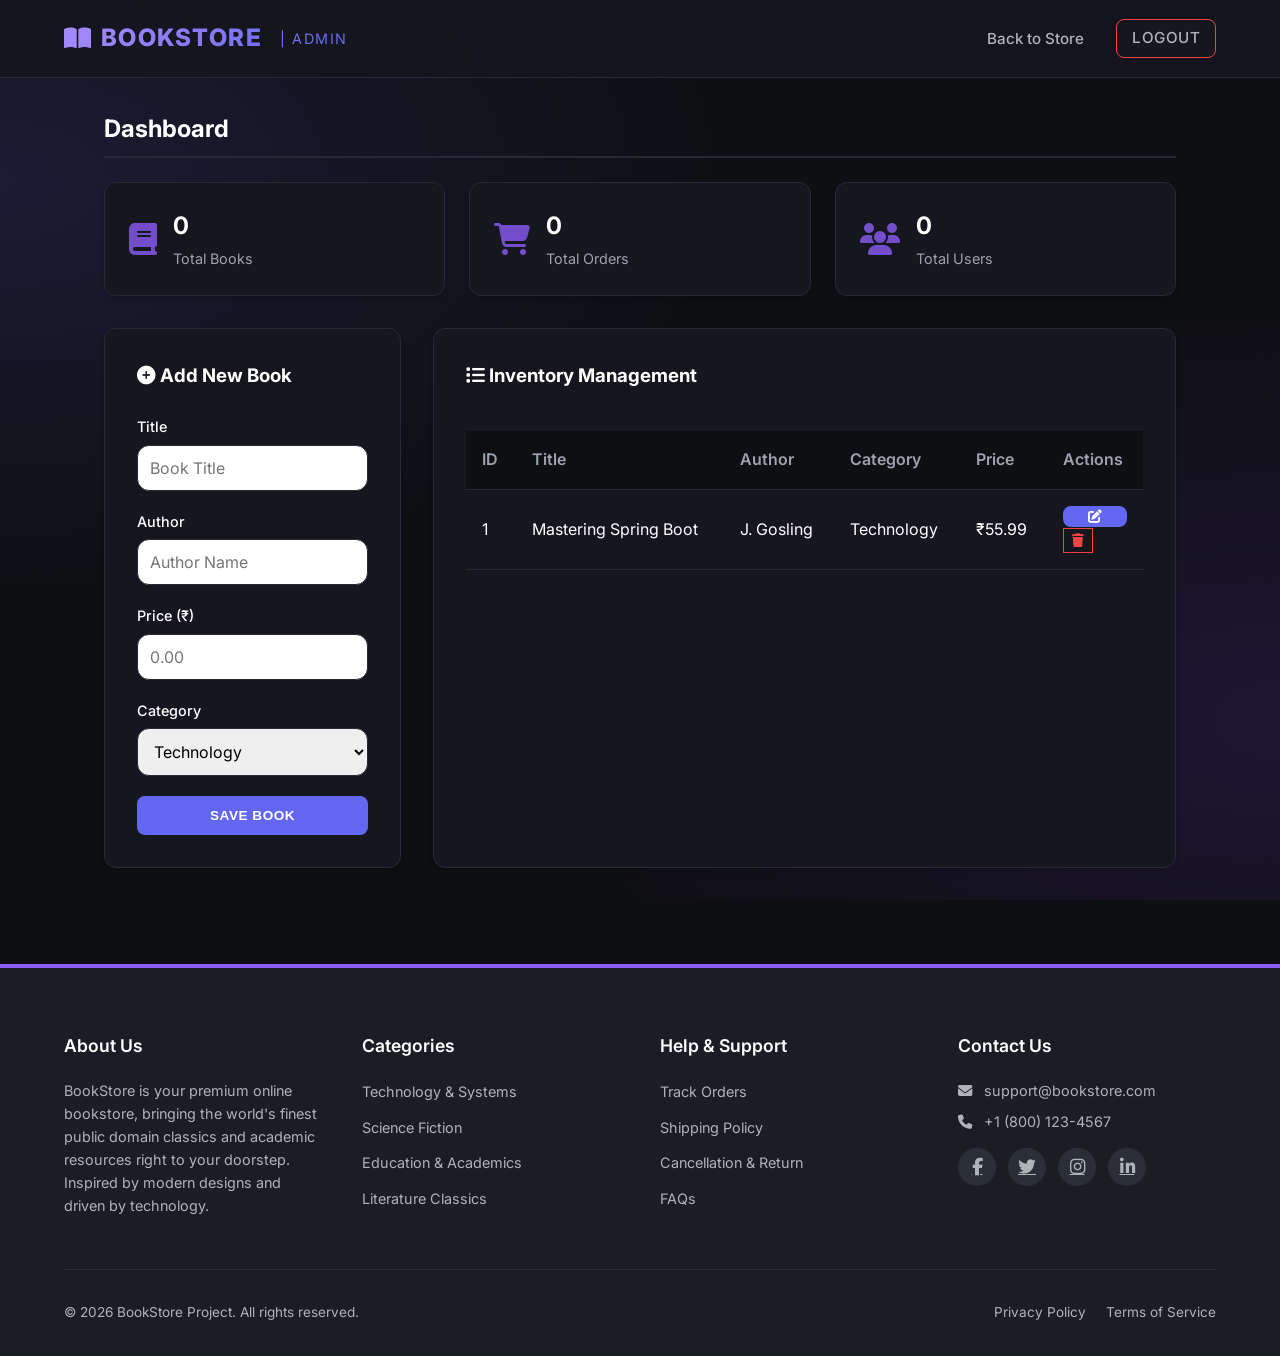
<file: src/main/resources/templates/admin.html>
<!DOCTYPE html>
<html lang="en" xmlns:th="http://www.thymeleaf.org" xmlns:sec="http://www.thymeleaf.org/extras/spring-security">
<head>
    <meta charset="UTF-8">
    <meta name="viewport" content="width=device-width, initial-scale=1.0">
    <title>Admin Dashboard | Book Store</title>
    <link rel="stylesheet" th:href="@{/css/styles.css}" href="../static/css/styles.css">
    <link rel="stylesheet" href="https://cdnjs.cloudflare.com/ajax/libs/font-awesome/6.4.0/css/all.min.css">
    <style>
        .admin-layout {
            display: grid;
            grid-template-columns: 1fr 2.5fr;
            gap: 2rem;
            margin-top: 2rem;
        }

        .stats-grid {
            display: grid;
            grid-template-columns: repeat(auto-fit, minmax(200px, 1fr));
            gap: 1.5rem;
            margin-bottom: 2rem;
        }

        .stat-card {
            background: var(--surface-color);
            padding: 1.5rem;
            border-radius: var(--border-radius);
            border: 1px solid var(--border-color);
            display: flex;
            align-items: center;
            gap: 1rem;
            box-shadow: var(--shadow-sm);
        }

        .stat-card i {
            font-size: 2rem;
            color: var(--primary-color);
            opacity: 0.8;
        }

        .stat-value {
            display: block;
            font-size: 1.5rem;
            font-weight: 700;
        }

        .stat-label {
            color: var(--text-muted);
            font-size: 0.9rem;
        }

        @media (max-width: 768px) {
            .admin-layout {
                grid-template-columns: 1fr;
            }
        }
    </style>
</head>
<body>
    <nav class="navbar">
        <a th:href="@{/}" href="/" class="logo">
            <i class="fa-solid fa-book-open"></i> BookStore <span style="font-size: 0.9rem; color: var(--text-muted); font-weight: normal; margin-left: 10px;">| Admin</span>
        </a>
        <ul class="nav-links">
            <li><a th:href="@{/}" href="/">Back to Store</a></li>
            <li class="user-greeting">
                <a href="javascript:void(0)" onclick="logout()" class="btn btn-danger" style="padding: 6px 15px;">Logout</a>
            </li>
        </ul>
    </nav>

    <main>
        <h2 class="section-title">Dashboard</h2>
        
        <div class="stats-grid">
            <div class="stat-card">
                <i class="fa-solid fa-book"></i>
                <div class="stat-info">
                    <span class="stat-value" th:text="${bookCount}">0</span>
                    <span class="stat-label">Total Books</span>
                </div>
            </div>
            <div class="stat-card">
                <i class="fa-solid fa-cart-shopping"></i>
                <div class="stat-info">
                    <span class="stat-value" th:text="${orderCount}">0</span>
                    <span class="stat-label">Total Orders</span>
                </div>
            </div>
            <div class="stat-card">
                <i class="fa-solid fa-users"></i>
                <div class="stat-info">
                    <span class="stat-value" th:text="${userCount}">0</span>
                    <span class="stat-label">Total Users</span>
                </div>
            </div>
        </div>

        <div class="admin-layout">
            <!-- Add Book Pane -->
            <div class="card-container" style="align-self: start;">
                <h3 style="margin-bottom: 1.5rem;"><i class="fa-solid fa-plus-circle"></i> Add New Book</h3>
                <form th:action="@{/api/admin/books/add}" action="#" method="POST">
                    <div class="form-group">
                        <label>Title</label>
                        <input type="text" class="form-control" placeholder="Book Title" required>
                    </div>
                    <div class="form-group">
                        <label>Author</label>
                        <input type="text" class="form-control" placeholder="Author Name" required>
                    </div>
                    <div class="form-group">
                        <label>Price (₹)</label>
                        <input type="number" step="0.01" class="form-control" placeholder="0.00" required>
                    </div>
                    <div class="form-group">
                        <label>Category</label>
                        <select class="form-control">
                            <option>Technology</option>
                            <option>Fiction</option>
                            <option>Education</option>
                        </select>
                    </div>
                    <button type="submit" class="btn" style="width: 100%; margin-top: 0.5rem;">Save Book</button>
                </form>
            </div>

            <!-- Inventory List Pane -->
            <div class="card-container">
                <h3 style="margin-bottom: 1.5rem;"><i class="fa-solid fa-list"></i> Inventory Management</h3>
                <div style="overflow-x: auto;">
                    <table class="admin-table">
                        <thead>
                            <tr>
                                <th>ID</th>
                                <th>Title</th>
                                <th>Author</th>
                                <th>Category</th>
                                <th>Price</th>
                                <th>Actions</th>
                            </tr>
                        </thead>
                        <tbody>
                    <tr th:each="book : ${recentBooks}">
                        <td th:text="${book.id}">1</td>
                        <td th:text="${book.title}">Mastering Spring Boot</td>
                        <td th:text="${book.author}">J. Gosling</td>
                        <td th:text="${book.category.name}">Technology</td>
                        <td th:text="'₹' + ${#numbers.formatDecimal(book.price, 1, 2)}">₹55.99</td>
                        <td>
                            <button class="btn" style="padding: 4px 8px;"><i class="fa-solid fa-pen-to-square"></i></button>
                            <button class="btn-danger" style="padding: 4px 8px;"><i class="fa-solid fa-trash"></i></button>
                        </td>
                    </tr>
                        </tbody>
                    </table>
                </div>
            </div>
        </div>
    </main>

    <!-- Premium Footer Section -->
    <footer class="site-footer">
        <div class="footer-grid">
            <div class="footer-col">
                <h4>About Us</h4>
                <p style="font-size: 0.9rem; line-height: 1.6;">BookStore is your premium online bookstore, bringing the world's finest public domain classics and academic resources right to your doorstep. Inspired by modern designs and driven by technology.</p>
            </div>
            <div class="footer-col">
                <h4>Categories</h4>
                <ul>
                    <li><a th:href="@{/#tech-section}" href="/#tech-section">Technology &amp; Systems</a></li>
                    <li><a th:href="@{/#fiction-section}" href="/#fiction-section">Science Fiction</a></li>
                    <li><a th:href="@{/#edu-section}" href="/#edu-section">Education &amp; Academics</a></li>
                    <li><a th:href="@{/#fiction-section}" href="/#fiction-section">Literature Classics</a></li>
                </ul>
            </div>
            <div class="footer-col">
                <h4>Help &amp; Support</h4>
                <ul>
                    <li><a th:href="@{/info/tracker}" href="/info/tracker">Track Orders</a></li>
                    <li><a th:href="@{/info/shipping}" href="/info/shipping">Shipping Policy</a></li>
                    <li><a th:href="@{/info/returns}" href="/info/returns">Cancellation &amp; Return</a></li>
                    <li><a th:href="@{/info/faq}" href="/info/faq">FAQs</a></li>
                </ul>
            </div>
            <div class="footer-col">
                <h4>Contact Us</h4>
                <p style="font-size: 0.9rem; margin-bottom: 8px;">
                    <a href="mailto:support@bookstore.com" style="color: inherit; text-decoration: none; transition: color 0.2s ease;" onmouseover="this.style.color='var(--primary-color)'" onmouseout="this.style.color='inherit'">
                        <i class="fa-solid fa-envelope" style="margin-right: 8px;"></i> support@bookstore.com
                    </a>
                </p>
                <p style="font-size: 0.9rem; margin-bottom: 12px;">
                    <a href="tel:+18001234567" style="color: inherit; text-decoration: none; transition: color 0.2s ease;" onmouseover="this.style.color='var(--primary-color)'" onmouseout="this.style.color='inherit'">
                        <i class="fa-solid fa-phone" style="margin-right: 8px;"></i> +1 (800) 123-4567
                    </a>
                </p>
                <div class="footer-social-links">
                    <a href="https://facebook.com" target="_blank"><i class="fa-brands fa-facebook-f"></i></a>
                    <a href="https://twitter.com" target="_blank"><i class="fa-brands fa-twitter"></i></a>
                    <a href="https://instagram.com" target="_blank"><i class="fa-brands fa-instagram"></i></a>
                    <a href="https://linkedin.com" target="_blank"><i class="fa-brands fa-linkedin-in"></i></a>
                </div>
            </div>
        </div>
        <div class="footer-bottom">
            <span>&copy; 2026 BookStore Project. All rights reserved.</span>
            <div class="footer-bottom-links">
                <a th:href="@{/info/privacy}" href="/info/privacy">Privacy Policy</a>
                <a th:href="@{/info/terms}" href="/info/terms">Terms of Service</a>
            </div>
        </div>
    </footer>

    <script>
        async function logout() {
            document.cookie = "token=; expires=Thu, 01 Jan 1970 00:00:00 UTC; path=/;";
            localStorage.removeItem('token');
            localStorage.removeItem('username');
            window.location.href = '/';
        }
    </script>
</body>
</html>
</file>
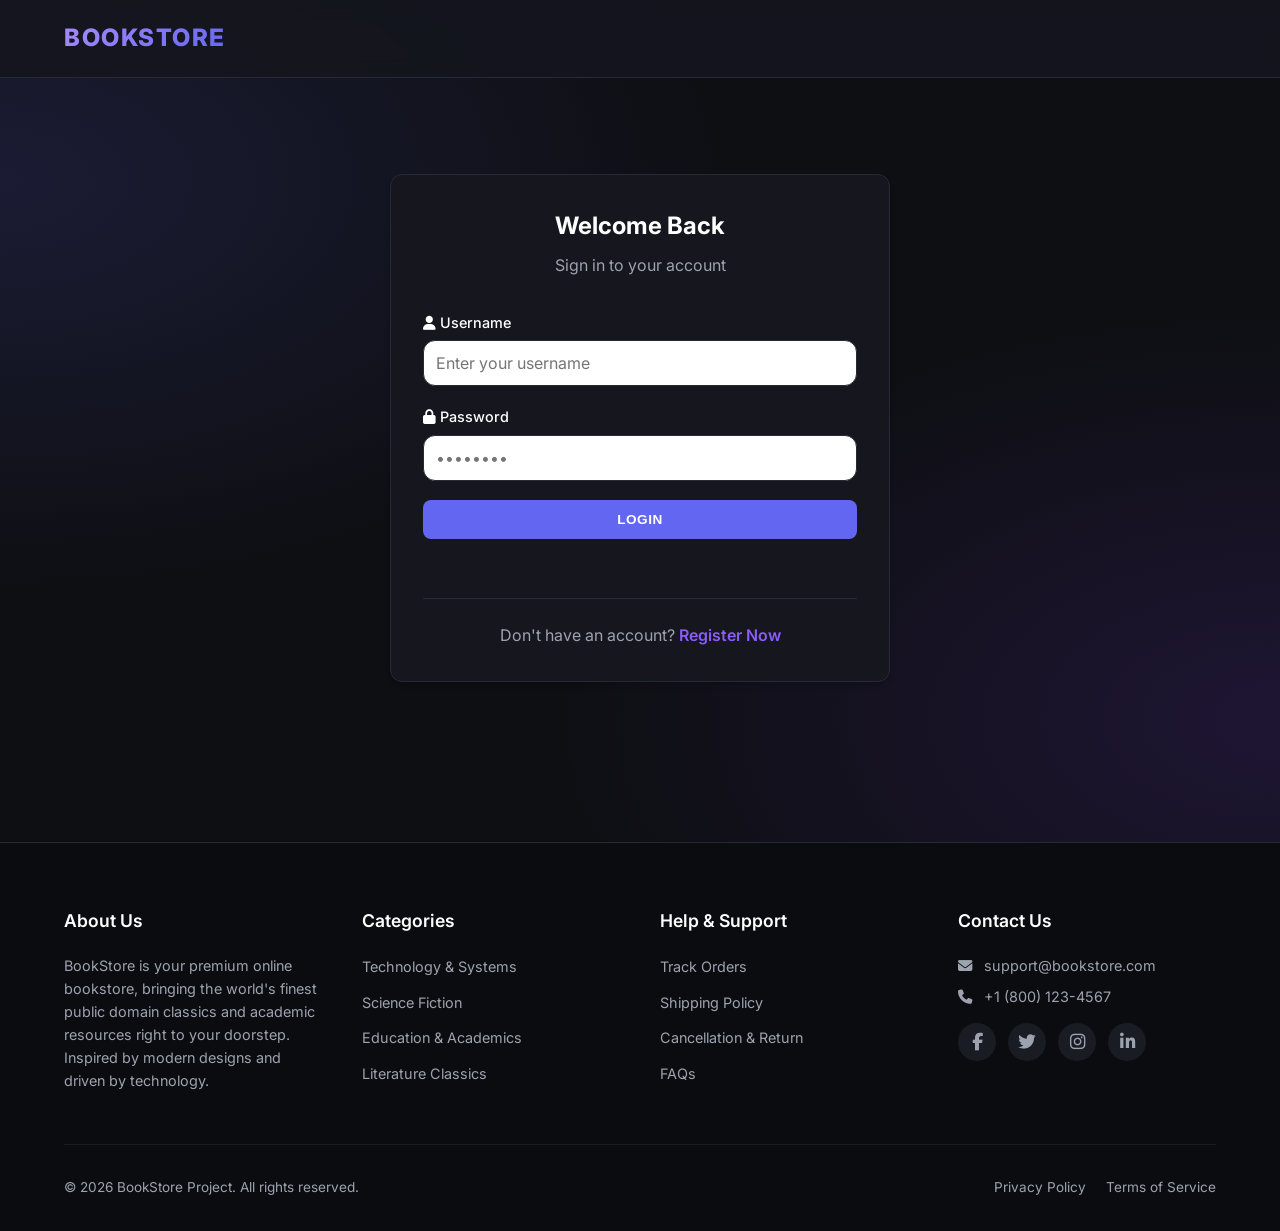
<file: src/main/resources/templates/login.html>
<!DOCTYPE html>
<html lang="en" xmlns:th="http://www.thymeleaf.org">
<head>
    <meta charset="UTF-8">
    <meta name="viewport" content="width=device-width, initial-scale=1.0">
    <title>Login | Book Store</title>
    <link rel="stylesheet" th:href="@{/css/styles.css}" href="../static/css/styles.css">
    <link rel="stylesheet" href="https://cdnjs.cloudflare.com/ajax/libs/font-awesome/6.4.0/css/all.min.css">
</head>
<body>
    <nav class="navbar">
        <a th:href="@{/}" href="/" class="logo">
            BOOKSTORE
        </a>
    </nav>

    <main>
        <div class="card-container centered-container">
            <h2 style="text-align: center; margin-bottom: 0.5rem; color: #ffffff;">Welcome Back</h2>
            <p style="text-align: center; color: var(--text-muted); margin-bottom: 2rem;">Sign in to your account</p>
            
            <form id="loginForm">
                <div class="form-group">
                    <label><i class="fa-solid fa-user"></i> Username</label>
                    <input type="text" id="username" class="form-control" placeholder="Enter your username" required>
                </div>
                <div class="form-group">
                    <label><i class="fa-solid fa-lock"></i> Password</label>
                    <input type="password" id="password" class="form-control" placeholder="••••••••" required>
                </div>
                <button type="submit" class="btn" style="width: 100%; margin-top: 1rem; padding: 12px;">Login</button>
                
                <div id="errorMsg" style="color: var(--danger-color); margin-top: 1rem; text-align: center; min-height: 1.2rem;"></div>
                
                <div style="text-align: center; margin-top: 1.5rem; border-top: 1px solid var(--border-color); padding-top: 1.5rem;">
                    <span style="color: var(--text-muted);">Don't have an account?</span>
                    <a th:href="@{/register}" href="/register" style="color: var(--primary-color); font-weight: 600; text-decoration: none;">Register Now</a>
                </div>
            </form>
        </div>
    </main>

    <script>
        document.getElementById('loginForm').addEventListener('submit', async (e) => {
            e.preventDefault();
            const username = document.getElementById('username').value;
            const password = document.getElementById('password').value;
            const errorMsg = document.getElementById('errorMsg');
            errorMsg.innerText = "";

            try {
                const response = await fetch('/api/auth/login', {
                    method: 'POST',
                    headers: { 'Content-Type': 'application/json' },
                    body: JSON.stringify({ username, password })
                });

                if (response.ok) {
                    const data = await response.json();
                    
                    // Set cookie for server-side auth (expires in 24h)
                    const date = new Date();
                    date.setTime(date.getTime() + (24 * 60 * 60 * 1000));
                    document.cookie = `token=${data.accessToken}; expires=${date.toUTCString()}; path=/`;
                    
                    // Also store in localStorage for client-side use
                    localStorage.setItem('token', data.accessToken);
                    localStorage.setItem('username', data.username);
                    
                    window.location.href = '/';
                } else {
                    try {
                        const errData = await response.json();
                        errorMsg.innerText = errData.message || "Invalid username or password.";
                    } catch (parseErr) {
                        errorMsg.innerText = "Invalid username or password.";
                    }
                }
            } catch (err) {
                console.error(err);
                errorMsg.innerText = "Network error. Please try again.";
            }
        });
    </script>
    <!-- Premium Footer Section -->
    <footer class="site-footer" style="padding: 4rem 5% 2rem; background: #0b0c10; border-top: 1px solid var(--border-color); margin-top: 4rem;">
        <div class="footer-grid" style="display: grid; grid-template-columns: repeat(auto-fit, minmax(200px, 1fr)); gap: 2.5rem; max-width: 1200px; margin: 0 auto 3rem;">
            <div class="footer-col">
                <h4 style="color: #fff; font-size: 1.1rem; margin-bottom: 1.2rem; font-weight: 600;">About Us</h4>
                <p style="font-size: 0.9rem; line-height: 1.6; color: #9ca3af;">BookStore is your premium online bookstore, bringing the world's finest public domain classics and academic resources right to your doorstep. Inspired by modern designs and driven by technology.</p>
            </div>
            <div class="footer-col">
                <h4 style="color: #fff; font-size: 1.1rem; margin-bottom: 1.2rem; font-weight: 600;">Categories</h4>
                <ul style="list-style: none;">
                    <li style="margin-bottom: 10px;"><a th:href="@{/#tech-section}" href="/#tech-section" style="color: #9ca3af; text-decoration: none; font-size: 0.9rem; transition: color 0.2s;" onmouseover="this.style.color='#fff'" onmouseout="this.style.color='#9ca3af'">Technology &amp; Systems</a></li>
                    <li style="margin-bottom: 10px;"><a th:href="@{/#fiction-section}" href="/#fiction-section" style="color: #9ca3af; text-decoration: none; font-size: 0.9rem; transition: color 0.2s;" onmouseover="this.style.color='#fff'" onmouseout="this.style.color='#9ca3af'">Science Fiction</a></li>
                    <li style="margin-bottom: 10px;"><a th:href="@{/#edu-section}" href="/#edu-section" style="color: #9ca3af; text-decoration: none; font-size: 0.9rem; transition: color 0.2s;" onmouseover="this.style.color='#fff'" onmouseout="this.style.color='#9ca3af'">Education &amp; Academics</a></li>
                    <li style="margin-bottom: 10px;"><a th:href="@{/#fiction-section}" href="/#fiction-section" style="color: #9ca3af; text-decoration: none; font-size: 0.9rem; transition: color 0.2s;" onmouseover="this.style.color='#fff'" onmouseout="this.style.color='#9ca3af'">Literature Classics</a></li>
                </ul>
            </div>
            <div class="footer-col">
                <h4 style="color: #fff; font-size: 1.1rem; margin-bottom: 1.2rem; font-weight: 600;">Help &amp; Support</h4>
                <ul style="list-style: none;">
                    <li style="margin-bottom: 10px;"><a th:href="@{/info/tracker}" href="/info/tracker" style="color: #9ca3af; text-decoration: none; font-size: 0.9rem; transition: color 0.2s;" onmouseover="this.style.color='#fff'" onmouseout="this.style.color='#9ca3af'">Track Orders</a></li>
                    <li style="margin-bottom: 10px;"><a th:href="@{/info/shipping}" href="/info/shipping" style="color: #9ca3af; text-decoration: none; font-size: 0.9rem; transition: color 0.2s;" onmouseover="this.style.color='#fff'" onmouseout="this.style.color='#9ca3af'">Shipping Policy</a></li>
                    <li style="margin-bottom: 10px;"><a th:href="@{/info/returns}" href="/info/returns" style="color: #9ca3af; text-decoration: none; font-size: 0.9rem; transition: color 0.2s;" onmouseover="this.style.color='#fff'" onmouseout="this.style.color='#9ca3af'">Cancellation &amp; Return</a></li>
                    <li style="margin-bottom: 10px;"><a th:href="@{/info/faq}" href="/info/faq" style="color: #9ca3af; text-decoration: none; font-size: 0.9rem; transition: color 0.2s;" onmouseover="this.style.color='#fff'" onmouseout="this.style.color='#9ca3af'">FAQs</a></li>
                </ul>
            </div>
            <div class="footer-col">
                <h4 style="color: #fff; font-size: 1.1rem; margin-bottom: 1.2rem; font-weight: 600;">Contact Us</h4>
                <p style="font-size: 0.9rem; margin-bottom: 8px; color: #9ca3af;">
                    <a href="mailto:support@bookstore.com" style="color: inherit; text-decoration: none; transition: color 0.2s ease;" onmouseover="this.style.color='#fff'" onmouseout="this.style.color='inherit'">
                        <i class="fa-solid fa-envelope" style="margin-right: 8px;"></i> support@bookstore.com
                    </a>
                </p>
                <p style="font-size: 0.9rem; margin-bottom: 12px; color: #9ca3af;">
                    <a href="tel:+18001234567" style="color: inherit; text-decoration: none; transition: color 0.2s ease;" onmouseover="this.style.color='#fff'" onmouseout="this.style.color='inherit'">
                        <i class="fa-solid fa-phone" style="margin-right: 8px;"></i> +1 (800) 123-4567
                    </a>
                </p>
                <div class="footer-social-links" style="display: flex; gap: 12px; margin-top: 15px;">
                    <a href="https://facebook.com" target="_blank" style="background: #1a1c23; color: #9ca3af; width: 38px; height: 38px; border-radius: 50%; display: flex; align-items: center; justify-content: center; font-size: 1.1rem; transition: background 0.2s, color 0.2s; text-decoration: none;" onmouseover="this.style.background='var(--primary-color)'; this.style.color='#fff'" onmouseout="this.style.background='#1a1c23'; this.style.color='#9ca3af'"><i class="fa-brands fa-facebook-f"></i></a>
                    <a href="https://twitter.com" target="_blank" style="background: #1a1c23; color: #9ca3af; width: 38px; height: 38px; border-radius: 50%; display: flex; align-items: center; justify-content: center; font-size: 1.1rem; transition: background 0.2s, color 0.2s; text-decoration: none;" onmouseover="this.style.background='var(--primary-color)'; this.style.color='#fff'" onmouseout="this.style.background='#1a1c23'; this.style.color='#9ca3af'"><i class="fa-brands fa-twitter"></i></a>
                    <a href="https://instagram.com" target="_blank" style="background: #1a1c23; color: #9ca3af; width: 38px; height: 38px; border-radius: 50%; display: flex; align-items: center; justify-content: center; font-size: 1.1rem; transition: background 0.2s, color 0.2s; text-decoration: none;" onmouseover="this.style.background='var(--primary-color)'; this.style.color='#fff'" onmouseout="this.style.background='#1a1c23'; this.style.color='#9ca3af'"><i class="fa-brands fa-instagram"></i></a>
                    <a href="https://linkedin.com" target="_blank" style="background: #1a1c23; color: #9ca3af; width: 38px; height: 38px; border-radius: 50%; display: flex; align-items: center; justify-content: center; font-size: 1.1rem; transition: background 0.2s, color 0.2s; text-decoration: none;" onmouseover="this.style.background='var(--primary-color)'; this.style.color='#fff'" onmouseout="this.style.background='#1a1c23'; this.style.color='#9ca3af'"><i class="fa-brands fa-linkedin-in"></i></a>
                </div>
            </div>
        </div>
        <div class="footer-bottom" style="border-top: 1px solid #1a1c23; padding-top: 2rem; display: flex; justify-content: space-between; align-items: center; font-size: 0.85rem; max-width: 1200px; margin: 0 auto; color: #9ca3af;">
            <span>&copy; 2026 BookStore Project. All rights reserved.</span>
            <div class="footer-bottom-links" style="display: flex; gap: 20px;">
                <a th:href="@{/info/privacy}" href="/info/privacy" style="color: #9ca3af; text-decoration: none; transition: color 0.2s;" onmouseover="this.style.color='#fff'" onmouseout="this.style.color='#9ca3af'">Privacy Policy</a>
                <a th:href="@{/info/terms}" href="/info/terms" style="color: #9ca3af; text-decoration: none; transition: color 0.2s;" onmouseover="this.style.color='#fff'" onmouseout="this.style.color='#9ca3af'">Terms of Service</a>
            </div>
        </div>
    </footer>
</body>
</html>
</file>
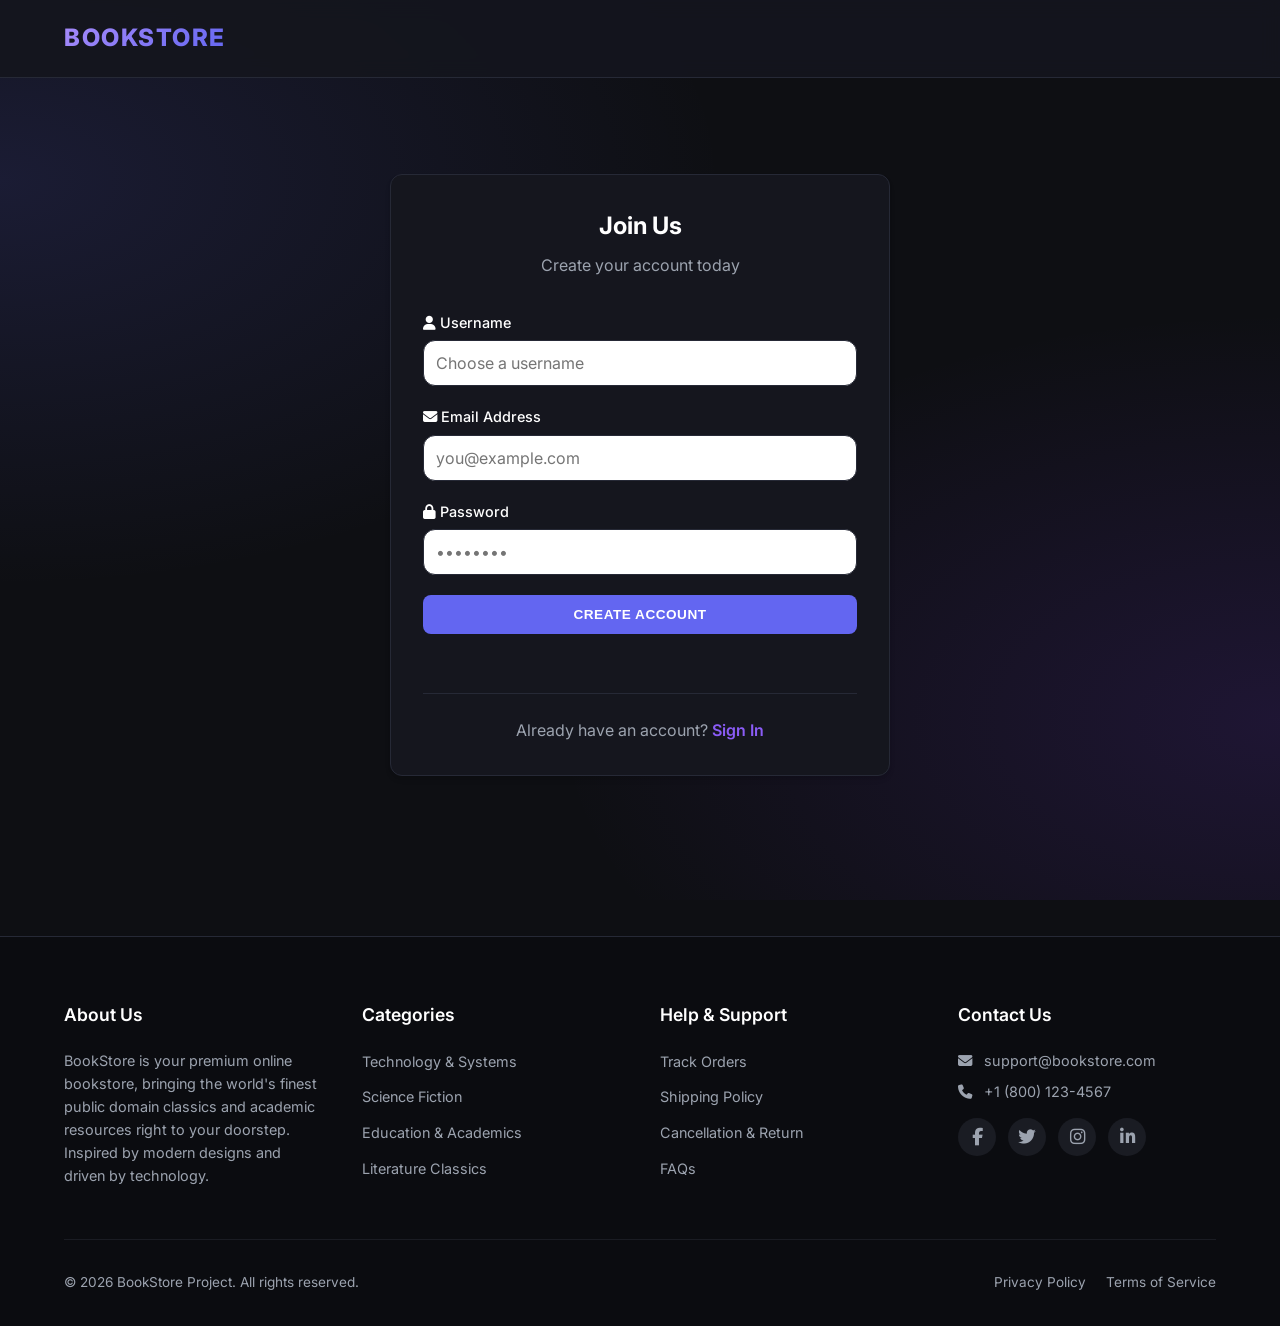
<file: src/main/resources/templates/register.html>
<!DOCTYPE html>
<html lang="en" xmlns:th="http://www.thymeleaf.org">
<head>
    <meta charset="UTF-8">
    <meta name="viewport" content="width=device-width, initial-scale=1.0">
    <title>Register | Book Store</title>
    <link rel="stylesheet" th:href="@{/css/styles.css}" href="../static/css/styles.css">
    <link rel="stylesheet" href="https://cdnjs.cloudflare.com/ajax/libs/font-awesome/6.4.0/css/all.min.css">
</head>
<body>
    <nav class="navbar">
        <a th:href="@{/}" href="/" class="logo">
            BOOKSTORE
        </a>
    </nav>

    <main>
        <div class="card-container centered-container">
            <h2 style="text-align: center; margin-bottom: 0.5rem; color: #ffffff;">Join Us</h2>
            <p style="text-align: center; color: var(--text-muted); margin-bottom: 2rem;">Create your account today</p>
            
            <form id="registerForm">
                <div class="form-group">
                    <label><i class="fa-solid fa-user"></i> Username</label>
                    <input type="text" id="username" class="form-control" placeholder="Choose a username" required>
                </div>
                <div class="form-group">
                    <label><i class="fa-solid fa-envelope"></i> Email Address</label>
                    <input type="email" id="email" class="form-control" placeholder="you@example.com" required>
                </div>
                <div class="form-group">
                    <label><i class="fa-solid fa-lock"></i> Password</label>
                    <input type="password" id="password" class="form-control" placeholder="••••••••" required>
                </div>
                <button type="submit" class="btn" style="width: 100%; margin-top: 1rem; padding: 12px;">Create Account</button>
                
                <div id="statusMsg" style="margin-top: 1rem; text-align: center; min-height: 1.2rem;"></div>
                
                <div style="text-align: center; margin-top: 1.5rem; border-top: 1px solid var(--border-color); padding-top: 1.5rem;">
                    <span style="color: var(--text-muted);">Already have an account?</span>
                    <a th:href="@{/login}" href="/login" style="color: var(--primary-color); font-weight: 600; text-decoration: none;">Sign In</a>
                </div>
            </form>
        </div>
    </main>

    <script>
        document.getElementById('registerForm').addEventListener('submit', async (e) => {
            e.preventDefault();
            const username = document.getElementById('username').value;
            const email = document.getElementById('email').value;
            const password = document.getElementById('password').value;
            const statusMsg = document.getElementById('statusMsg');
            
            statusMsg.innerText = "";
            statusMsg.style.color = "var(--text-main)";

            try {
                const response = await fetch('/api/auth/register', {
                    method: 'POST',
                    headers: { 'Content-Type': 'application/json' },
                    body: JSON.stringify({ username, email, password })
                });

                const data = await response.json();

                if (response.ok) {
                    statusMsg.style.color = "var(--success-color)";
                    statusMsg.innerText = "Registration successful! Redirecting...";
                    setTimeout(() => window.location.href = '/login', 1500);
                } else {
                    statusMsg.style.color = "var(--danger-color)";
                    statusMsg.innerText = data.message || "Registration failed.";
                }
            } catch (err) {
                console.error(err);
                statusMsg.style.color = "var(--danger-color)";
                statusMsg.innerText = "Network error. Please try again.";
            }
        });
    </script>
    <!-- Premium Footer Section -->
    <footer class="site-footer" style="padding: 4rem 5% 2rem; background: #0b0c10; border-top: 1px solid var(--border-color); margin-top: 4rem;">
        <div class="footer-grid" style="display: grid; grid-template-columns: repeat(auto-fit, minmax(200px, 1fr)); gap: 2.5rem; max-width: 1200px; margin: 0 auto 3rem;">
            <div class="footer-col">
                <h4 style="color: #fff; font-size: 1.1rem; margin-bottom: 1.2rem; font-weight: 600;">About Us</h4>
                <p style="font-size: 0.9rem; line-height: 1.6; color: #9ca3af;">BookStore is your premium online bookstore, bringing the world's finest public domain classics and academic resources right to your doorstep. Inspired by modern designs and driven by technology.</p>
            </div>
            <div class="footer-col">
                <h4 style="color: #fff; font-size: 1.1rem; margin-bottom: 1.2rem; font-weight: 600;">Categories</h4>
                <ul style="list-style: none;">
                    <li style="margin-bottom: 10px;"><a th:href="@{/#tech-section}" href="/#tech-section" style="color: #9ca3af; text-decoration: none; font-size: 0.9rem; transition: color 0.2s;" onmouseover="this.style.color='#fff'" onmouseout="this.style.color='#9ca3af'">Technology &amp; Systems</a></li>
                    <li style="margin-bottom: 10px;"><a th:href="@{/#fiction-section}" href="/#fiction-section" style="color: #9ca3af; text-decoration: none; font-size: 0.9rem; transition: color 0.2s;" onmouseover="this.style.color='#fff'" onmouseout="this.style.color='#9ca3af'">Science Fiction</a></li>
                    <li style="margin-bottom: 10px;"><a th:href="@{/#edu-section}" href="/#edu-section" style="color: #9ca3af; text-decoration: none; font-size: 0.9rem; transition: color 0.2s;" onmouseover="this.style.color='#fff'" onmouseout="this.style.color='#9ca3af'">Education &amp; Academics</a></li>
                    <li style="margin-bottom: 10px;"><a th:href="@{/#fiction-section}" href="/#fiction-section" style="color: #9ca3af; text-decoration: none; font-size: 0.9rem; transition: color 0.2s;" onmouseover="this.style.color='#fff'" onmouseout="this.style.color='#9ca3af'">Literature Classics</a></li>
                </ul>
            </div>
            <div class="footer-col">
                <h4 style="color: #fff; font-size: 1.1rem; margin-bottom: 1.2rem; font-weight: 600;">Help &amp; Support</h4>
                <ul style="list-style: none;">
                    <li style="margin-bottom: 10px;"><a th:href="@{/info/tracker}" href="/info/tracker" style="color: #9ca3af; text-decoration: none; font-size: 0.9rem; transition: color 0.2s;" onmouseover="this.style.color='#fff'" onmouseout="this.style.color='#9ca3af'">Track Orders</a></li>
                    <li style="margin-bottom: 10px;"><a th:href="@{/info/shipping}" href="/info/shipping" style="color: #9ca3af; text-decoration: none; font-size: 0.9rem; transition: color 0.2s;" onmouseover="this.style.color='#fff'" onmouseout="this.style.color='#9ca3af'">Shipping Policy</a></li>
                    <li style="margin-bottom: 10px;"><a th:href="@{/info/returns}" href="/info/returns" style="color: #9ca3af; text-decoration: none; font-size: 0.9rem; transition: color 0.2s;" onmouseover="this.style.color='#fff'" onmouseout="this.style.color='#9ca3af'">Cancellation &amp; Return</a></li>
                    <li style="margin-bottom: 10px;"><a th:href="@{/info/faq}" href="/info/faq" style="color: #9ca3af; text-decoration: none; font-size: 0.9rem; transition: color 0.2s;" onmouseover="this.style.color='#fff'" onmouseout="this.style.color='#9ca3af'">FAQs</a></li>
                </ul>
            </div>
            <div class="footer-col">
                <h4 style="color: #fff; font-size: 1.1rem; margin-bottom: 1.2rem; font-weight: 600;">Contact Us</h4>
                <p style="font-size: 0.9rem; margin-bottom: 8px; color: #9ca3af;">
                    <a href="mailto:support@bookstore.com" style="color: inherit; text-decoration: none; transition: color 0.2s ease;" onmouseover="this.style.color='#fff'" onmouseout="this.style.color='inherit'">
                        <i class="fa-solid fa-envelope" style="margin-right: 8px;"></i> support@bookstore.com
                    </a>
                </p>
                <p style="font-size: 0.9rem; margin-bottom: 12px; color: #9ca3af;">
                    <a href="tel:+18001234567" style="color: inherit; text-decoration: none; transition: color 0.2s ease;" onmouseover="this.style.color='#fff'" onmouseout="this.style.color='inherit'">
                        <i class="fa-solid fa-phone" style="margin-right: 8px;"></i> +1 (800) 123-4567
                    </a>
                </p>
                <div class="footer-social-links" style="display: flex; gap: 12px; margin-top: 15px;">
                    <a href="https://facebook.com" target="_blank" style="background: #1a1c23; color: #9ca3af; width: 38px; height: 38px; border-radius: 50%; display: flex; align-items: center; justify-content: center; font-size: 1.1rem; transition: background 0.2s, color 0.2s; text-decoration: none;" onmouseover="this.style.background='var(--primary-color)'; this.style.color='#fff'" onmouseout="this.style.background='#1a1c23'; this.style.color='#9ca3af'"><i class="fa-brands fa-facebook-f"></i></a>
                    <a href="https://twitter.com" target="_blank" style="background: #1a1c23; color: #9ca3af; width: 38px; height: 38px; border-radius: 50%; display: flex; align-items: center; justify-content: center; font-size: 1.1rem; transition: background 0.2s, color 0.2s; text-decoration: none;" onmouseover="this.style.background='var(--primary-color)'; this.style.color='#fff'" onmouseout="this.style.background='#1a1c23'; this.style.color='#9ca3af'"><i class="fa-brands fa-twitter"></i></a>
                    <a href="https://instagram.com" target="_blank" style="background: #1a1c23; color: #9ca3af; width: 38px; height: 38px; border-radius: 50%; display: flex; align-items: center; justify-content: center; font-size: 1.1rem; transition: background 0.2s, color 0.2s; text-decoration: none;" onmouseover="this.style.background='var(--primary-color)'; this.style.color='#fff'" onmouseout="this.style.background='#1a1c23'; this.style.color='#9ca3af'"><i class="fa-brands fa-instagram"></i></a>
                    <a href="https://linkedin.com" target="_blank" style="background: #1a1c23; color: #9ca3af; width: 38px; height: 38px; border-radius: 50%; display: flex; align-items: center; justify-content: center; font-size: 1.1rem; transition: background 0.2s, color 0.2s; text-decoration: none;" onmouseover="this.style.background='var(--primary-color)'; this.style.color='#fff'" onmouseout="this.style.background='#1a1c23'; this.style.color='#9ca3af'"><i class="fa-brands fa-linkedin-in"></i></a>
                </div>
            </div>
        </div>
        <div class="footer-bottom" style="border-top: 1px solid #1a1c23; padding-top: 2rem; display: flex; justify-content: space-between; align-items: center; font-size: 0.85rem; max-width: 1200px; margin: 0 auto; color: #9ca3af;">
            <span>&copy; 2026 BookStore Project. All rights reserved.</span>
            <div class="footer-bottom-links" style="display: flex; gap: 20px;">
                <a th:href="@{/info/privacy}" href="/info/privacy" style="color: #9ca3af; text-decoration: none; transition: color 0.2s;" onmouseover="this.style.color='#fff'" onmouseout="this.style.color='#9ca3af'">Privacy Policy</a>
                <a th:href="@{/info/terms}" href="/info/terms" style="color: #9ca3af; text-decoration: none; transition: color 0.2s;" onmouseover="this.style.color='#fff'" onmouseout="this.style.color='#9ca3af'">Terms of Service</a>
            </div>
        </div>
    </footer>
</body>
</html>
</file>
<file: src/main/resources/static/css/styles.css>
@import url('https://fonts.googleapis.com/css2?family=Inter:wght@400;500;600;700&display=swap');

:root {
  --primary-color: #8b5cf6;
  --primary-hover: #7c3aed;
  --secondary-color: #4b5563;
  --bg-color: #0e0f13;
  --surface-color: #15161e;
  --border-color: #262936;
  --text-main: #ffffff;
  --text-muted: #9ca3af;
  --danger-color: #ef4444;
  --success-color: #10b981;
  
  --font-body: 'Inter', sans-serif;
  --shadow-sm: 0 4px 6px -1px rgba(0, 0, 0, 0.1), 0 2px 4px -1px rgba(0, 0, 0, 0.06);
  --shadow-md: 0 10px 15px -3px rgba(0, 0, 0, 0.1), 0 4px 6px -2px rgba(0, 0, 0, 0.05);
  --border-radius: 12px;
}

* {
  box-sizing: border-box;
  margin: 0;
  padding: 0;
}

body {
  font-family: var(--font-body);
  background-color: var(--bg-color);
  background-image: 
    radial-gradient(at 0% 20%, rgba(99, 102, 241, 0.15) 0px, transparent 40%),
    radial-gradient(at 100% 80%, rgba(124, 58, 237, 0.15) 0px, transparent 40%);
  background-attachment: fixed;
  color: var(--text-main);
  line-height: 1.6;
  min-height: 100vh;
}

/* Navbar */
.navbar {
  background-color: rgba(21, 22, 30, 0.95);
  backdrop-filter: blur(10px);
  border-bottom: 1px solid var(--border-color);
  padding: 1.2rem 5%;
  display: flex;
  justify-content: space-between;
  align-items: center;
  position: sticky;
  top: 0;
  z-index: 1000;
}

.navbar .logo {
  font-size: 1.5rem;
  font-weight: 800;
  text-transform: uppercase;
  letter-spacing: 1.5px;
  background: linear-gradient(135deg, #a78bfa 0%, #6366f1 100%);
  -webkit-background-clip: text;
  -webkit-text-fill-color: transparent;
  text-decoration: none;
  display: flex;
  align-items: center;
  gap: 0.5rem;
}

.nav-links {
  display: flex;
  align-items: center;
  gap: 2rem;
  list-style: none;
}

.nav-links a {
  color: #aeb2b9;
  text-decoration: none;
  font-weight: 500;
  font-size: 0.95rem;
  transition: color 0.2s, border-bottom 0.2s;
  padding: 4px 0;
}

.nav-links a:hover, .nav-links a.active {
  color: #ffffff;
}

.nav-right {
  display: flex;
  align-items: center;
  gap: 1.5rem;
}

/* Navbar Search */
.nav-search-form {
  position: relative;
  display: flex;
  align-items: center;
}

.nav-search-input {
  background: #1a1c23;
  border: 1px solid var(--border-color);
  color: #fff;
  border-radius: 20px;
  padding: 8px 16px 8px 36px;
  font-size: 0.9rem;
  width: 220px;
  transition: width 0.3s ease, border-color 0.2s;
}

.nav-search-input:focus {
  outline: none;
  width: 280px;
  border-color: var(--primary-color);
}

.nav-search-icon {
  position: absolute;
  left: 14px;
  color: #6b7280;
  font-size: 0.9rem;
  pointer-events: none;
}

.cart-icon-wrapper {
  position: relative;
  color: #fff;
  font-size: 1.2rem;
  text-decoration: none;
  transition: color 0.2s;
}

.cart-icon-wrapper:hover {
  color: var(--primary-color);
}

.cart-badge {
  position: absolute;
  top: -8px;
  right: -10px;
  background: #6366f1;
  color: white;
  border-radius: 50%;
  width: 18px;
  height: 18px;
  font-size: 0.7rem;
  font-weight: bold;
  display: flex;
  align-items: center;
  justify-content: center;
}

.profile-avatar {
  width: 32px;
  height: 32px;
  border-radius: 50%;
  object-fit: cover;
  border: 2px solid var(--primary-color);
}

/* Layout Utilities */
main {
  padding: 2rem 5%;
  max-width: 1200px;
  margin: 0 auto;
}

.section-title {
  font-size: 1.5rem;
  color: var(--text-main);
  margin-bottom: 1.5rem;
  border-bottom: 2px solid var(--border-color);
  padding-bottom: 0.5rem;
}

/* Book Grid */
.book-grid {
  display: grid;
  grid-template-columns: repeat(auto-fill, minmax(240px, 1fr));
  gap: 2rem;
  margin-bottom: 3rem;
}

.book-card {
  background: var(--surface-color);
  border: 1px solid var(--border-color);
  border-radius: 16px;
  overflow: hidden;
  transition: transform 0.3s ease, box-shadow 0.3s ease;
  display: flex;
  flex-direction: column;
  padding: 1.2rem;
  box-shadow: var(--shadow-sm);
}

.book-card:hover {
  transform: translateY(-8px);
  box-shadow: 0 20px 25px -5px rgba(0, 0, 0, 0.4), 0 10px 10px -5px rgba(0, 0, 0, 0.4);
}

.book-cover-container {
  width: 100%;
  display: flex;
  justify-content: center;
  margin-bottom: 1rem;
}

.book-cover {
  width: 80%;
  max-width: 160px;
  height: 220px;
  object-fit: cover;
  border-radius: 8px;
  box-shadow: 0 8px 16px rgba(0,0,0,0.3);
  transition: transform 0.3s;
}

.book-card:hover .book-cover {
  transform: scale(1.04);
}

.book-info {
  display: flex;
  flex-direction: column;
  flex-grow: 1;
  padding: 0.2rem 0 0 0;
}

.book-title {
  font-size: 1.05rem;
  font-weight: 700;
  color: #ffffff;
  margin-bottom: 0.25rem;
  text-decoration: none;
  white-space: nowrap;
  overflow: hidden;
  text-overflow: ellipsis;
}

.book-author {
  color: var(--text-muted);
  font-size: 0.85rem;
  margin-bottom: 0.5rem;
}

/* Star Rating */
.rating-container {
  display: flex;
  align-items: center;
  gap: 6px;
  margin-bottom: 0.75rem;
}

.stars {
  color: #fbbf24;
  font-size: 0.85rem;
  display: flex;
  gap: 2px;
}

.rating-value {
  color: var(--text-muted);
  font-size: 0.85rem;
  font-weight: 600;
}

.book-footer {
  margin-top: auto;
  display: flex;
  flex-direction: column;
  gap: 0.75rem;
}

.price-row {
  display: flex;
  align-items: baseline;
  gap: 8px;
  margin-bottom: 0.25rem;
}

.book-price {
  font-weight: 800;
  color: #ffffff;
  font-size: 1.35rem;
}

.original-price {
  color: #ef4444;
  text-decoration: line-through;
  font-size: 0.9rem;
  font-weight: 500;
}

/* Buttons */
.btn {
  display: flex;
  align-items: center;
  justify-content: center;
  background: #6366f1;
  color: #fff;
  border: none;
  padding: 0.75rem 1.2rem;
  border-radius: 8px;
  font-weight: 700;
  text-transform: uppercase;
  font-size: 0.85rem;
  letter-spacing: 0.5px;
  cursor: pointer;
  text-decoration: none;
  transition: background 0.2s, transform 0.1s;
  width: 100%;
}

.btn:hover {
  background: #4f46e5;
}

.btn-outline {
  display: flex;
  align-items: center;
  justify-content: center;
  background: transparent;
  color: #ffffff;
  border: 1px solid #374151;
  padding: 0.7rem 1.2rem;
  border-radius: 8px;
  font-weight: 700;
  text-transform: uppercase;
  font-size: 0.85rem;
  letter-spacing: 0.5px;
  cursor: pointer;
  text-decoration: none;
  transition: background 0.2s, border-color 0.2s;
  width: 100%;
}

.btn-outline:hover {
  background: rgba(255,255,255,0.05);
  border-color: #4b5563;
}

.btn-secondary {
  background: var(--surface-color);
  color: var(--text-main);
  border: 1px solid var(--border-color);
}

.btn-secondary:hover {
  background: var(--border-color);
}

.btn-danger {
  background: var(--surface-color);
  color: var(--danger-color);
  border: 1px solid var(--danger-color);
}

.btn-danger:hover {
  background: var(--danger-color);
  color: #fff;
}

/* Forms */
.form-group {
  margin-bottom: 1.2rem;
}

.form-group label {
  display: block;
  font-weight: 500;
  margin-bottom: 0.4rem;
  font-size: 0.9rem;
}

.form-control {
  width: 100%;
  padding: 0.75rem;
  border: 1px solid var(--border-color);
  border-radius: var(--border-radius);
  font-family: var(--font-body);
  font-size: 1rem;
  transition: border-color 0.2s;
}

.form-control:focus {
  outline: none;
  border-color: var(--primary-color);
  box-shadow: 0 0 0 3px rgba(0,86,179,0.1);
}

/* Containers */
.card-container {
  background: var(--surface-color);
  border: 1px solid var(--border-color);
  border-radius: var(--border-radius);
  padding: 2rem;
  box-shadow: var(--shadow-sm);
}

.centered-container {
  max-width: 500px;
  margin: 4rem auto;
}

/* Tables Admin */
.admin-table {
  width: 100%;
  border-collapse: collapse;
  margin-top: 1rem;
}

.admin-table th, .admin-table td {
  padding: 1rem;
  text-align: left;
  border-bottom: 1px solid var(--border-color);
}

.admin-table th {
  background-color: var(--bg-color);
  font-weight: 600;
  color: var(--text-muted);
}

.admin-table tr:hover {
  background-color: rgba(0,0,0,0.01);
}

/* Cart Specific */
.cart-list {
  margin-bottom: 2rem;
}

.cart-item {
  display: flex;
  justify-content: space-between;
  align-items: center;
  padding: 1rem 0;
  border-bottom: 1px solid var(--border-color);
}

.cart-item-info h4 {
  margin-bottom: 0.2rem;
}

.cart-summary {
  display: flex;
  justify-content: space-between;
  align-items: center;
  padding-top: 1rem;
  font-size: 1.2rem;
  font-weight: 700;
}

/* Chatbot Widget */
.chat-widget-btn {
  position: fixed;
  bottom: 20px;
  right: 20px;
  background: var(--primary-color);
  color: white;
  border: none;
  border-radius: 50%;
  width: 55px;
  height: 55px;
  font-size: 1.3rem;
  cursor: pointer;
  box-shadow: var(--shadow-md);
  z-index: 1000;
  transition: transform 0.2s;
}

.chat-widget-btn:hover {
  transform: scale(1.05);
}

.chat-window {
  position: fixed;
  bottom: 85px;
  right: 20px;
  width: 320px;
  height: 400px;
  background: var(--surface-color);
  border: 1px solid var(--border-color);
  border-radius: var(--border-radius);
  box-shadow: var(--shadow-md);
  z-index: 999;
  display: flex;
  flex-direction: column;
  transform: translateY(20px);
  opacity: 0;
  pointer-events: none;
  transition: 0.3s;
}

.chat-window.active {
  transform: translateY(0);
  opacity: 1;
  pointer-events: all;
}

.chat-header {
  background: var(--primary-color);
  color: white;
  padding: 12px;
  font-weight: 600;
  border-radius: var(--border-radius) var(--border-radius) 0 0;
  display: flex;
  justify-content: space-between;
  align-items: center;
}

.chat-body {
  flex-grow: 1;
  padding: 12px;
  overflow-y: auto;
  display: flex;
  flex-direction: column;
  gap: 8px;
  background: var(--bg-color);
}

.chat-footer {
  padding: 12px;
  border-top: 1px solid var(--border-color);
  display: flex;
  gap: 8px;
  background: var(--surface-color);
  border-radius: 0 0 var(--border-radius) var(--border-radius);
}

.chat-msg {
  max-width: 85%;
  padding: 8px 12px;
  border-radius: 12px;
  font-size: 0.9rem;
}

.msg-ai {
  background: var(--surface-color);
  border: 1px solid var(--border-color);
  align-self: flex-start;
  border-bottom-left-radius: 2px;
}

.msg-user {
  background: var(--primary-color);
  color: white;
  align-self: flex-end;
  border-bottom-right-radius: 2px;
}

/* Links custom styling */
.book-title-link, .book-card-link {
  text-decoration: none;
  color: inherit;
}

.book-title-link:hover {
  color: var(--primary-color);
}

/* Details Page CSS - Flipkart-inspired design */
.detail-container {
  display: grid;
  grid-template-columns: 40% 60%;
  gap: 2.5rem;
  background: var(--surface-color);
  padding: 2rem;
  border-radius: var(--border-radius);
  box-shadow: var(--shadow-sm);
  margin-top: 1.5rem;
  border: 1px solid var(--border-color);
}

.detail-img-col {
  display: flex;
  flex-direction: column;
  align-items: center;
  position: sticky;
  top: 90px;
}

.detail-img-wrapper {
  width: 100%;
  max-width: 320px;
  height: 420px;
  border: 1px solid var(--border-color);
  padding: 10px;
  border-radius: var(--border-radius);
  background: #fff;
  display: flex;
  justify-content: center;
  align-items: center;
  overflow: hidden;
  margin-bottom: 1.5rem;
}

.detail-cover {
  width: 100%;
  height: 100%;
  object-fit: contain;
}

.detail-actions {
  display: flex;
  width: 100%;
  max-width: 340px;
  gap: 12px;
}

.btn-fk {
  flex: 1;
  padding: 18px;
  font-size: 1rem;
  font-weight: 600;
  text-transform: uppercase;
  border: none;
  border-radius: 4px;
  cursor: pointer;
  display: flex;
  align-items: center;
  justify-content: center;
  gap: 8px;
  color: #fff;
  box-shadow: 0 1px 2px 0 rgba(0,0,0,0.1);
  transition: background 0.2s, box-shadow 0.2s;
}

.btn-fk-cart {
  background: #ff9f00;
}

.btn-fk-cart:hover {
  background: #f09500;
}

.btn-fk-buy {
  background: #fb641b;
}

.btn-fk-buy:hover {
  background: #ec5912;
}

.detail-info-col {
  display: flex;
  flex-direction: column;
}

.detail-path th {
  color: var(--text-muted);
  font-weight: 500;
  font-size: 0.85rem;
}

.fk-title {
  font-size: 1.6rem;
  font-weight: 700;
  color: #ffffff;
  margin-bottom: 0.5rem;
}

.fk-author {
  font-size: 1.1rem;
  color: #9ca3af;
  margin-bottom: 0.8rem;
  font-weight: 500;
}

.fk-rating-row {
  display: flex;
  align-items: center;
  gap: 10px;
  margin-bottom: 1rem;
}

.fk-badge-green {
  background: #10b981;
  color: #fff;
  padding: 2px 6px;
  font-size: 0.75rem;
  font-weight: 600;
  border-radius: 3px;
  display: inline-flex;
  align-items: center;
  gap: 3px;
}

.fk-rating-text {
  font-size: 0.85rem;
  color: #9ca3af;
  font-weight: 600;
}

.fk-price-section {
  display: flex;
  align-items: baseline;
  gap: 12px;
  margin-bottom: 1.2rem;
  border-bottom: 1px solid var(--border-color);
  padding-bottom: 1.2rem;
}

.fk-price-main {
  font-size: 1.8rem;
  font-weight: 700;
  color: #ffffff;
}

.fk-price-original {
  font-size: 1.1rem;
  color: #9ca3af;
  text-decoration: line-through;
}

.fk-price-discount {
  font-size: 1.1rem;
  color: #10b981;
  font-weight: 600;
}

.fk-section-header {
  font-size: 1.1rem;
  font-weight: 600;
  color: #ffffff;
  margin-bottom: 0.8rem;
}

.fk-offers-list {
  list-style: none;
  margin-bottom: 1.5rem;
}

.fk-offers-list li {
  font-size: 0.9rem;
  color: #ffffff;
  margin-bottom: 8px;
  display: flex;
  align-items: flex-start;
  gap: 8px;
}

.fk-offers-list li i {
  color: #10b981;
  margin-top: 3px;
}

.fk-description-box {
  margin-bottom: 1.8rem;
  font-size: 0.95rem;
  color: #ffffff;
  line-height: 1.6;
}

.fk-specs-table {
  width: 100%;
  border-collapse: collapse;
  font-size: 0.9rem;
  border: 1px solid var(--border-color);
  border-radius: var(--border-radius);
  overflow: hidden;
}

.fk-specs-table td {
  padding: 12px;
  border: 1px solid var(--border-color);
}

.fk-specs-table td.label-cell {
  width: 25%;
  color: #9ca3af;
  font-weight: 500;
  background-color: #1a1c23;
}

.fk-specs-table td.val-cell {
  color: #ffffff;
}

@media(max-width: 768px) {
  .detail-container {
    grid-template-columns: 1fr;
    gap: 1.5rem;
  }
  .detail-img-col {
    position: static;
  }
}

/* Category Sub-Navbar */
.sub-nav {
  background: #fff;
  border-bottom: 1px solid var(--border-color);
  padding: 10px 5%;
  display: flex;
  justify-content: center;
  gap: 2rem;
  list-style: none;
  font-size: 0.9rem;
  overflow-x: auto;
  white-space: nowrap;
}

.sub-nav a {
  text-decoration: none;
  color: #333;
  font-weight: 500;
  transition: color 0.2s;
}

.sub-nav a:hover {
  color: var(--primary-color);
}

/* Hero Section */
.hero-section {
  background: linear-gradient(135deg, #0056b3 0%, #002244 100%);
  color: #fff;
  padding: 4rem 5%;
  border-radius: var(--border-radius);
  margin-bottom: 2rem;
  text-align: center;
  position: relative;
  overflow: hidden;
}

.hero-section h1 {
  font-size: 2.5rem;
  font-weight: 700;
  margin-bottom: 1rem;
  letter-spacing: -0.5px;
}

.hero-section p {
  font-size: 1.1rem;
  margin-bottom: 2rem;
  opacity: 0.9;
}

.hero-search-wrapper {
  max-width: 600px;
  margin: 0 auto;
  display: flex;
  background: #fff;
  border-radius: 50px;
  padding: 4px;
  box-shadow: 0 4px 10px rgba(0,0,0,0.15);
}

.hero-search-input {
  flex-grow: 1;
  border: none;
  padding: 12px 20px;
  border-radius: 50px;
  font-size: 1rem;
  outline: none;
  color: #333;
}

.hero-search-btn {
  background: var(--primary-color);
  color: #fff;
  border: none;
  border-radius: 50px;
  padding: 12px 24px;
  font-size: 1rem;
  font-weight: 600;
  cursor: pointer;
  transition: background 0.2s;
  display: flex;
  align-items: center;
  gap: 8px;
}

.hero-search-btn:hover {
  background: var(--primary-hover);
}

/* Premium Footer */
.site-footer {
  background: #1a1e24;
  color: #aeb2b9;
  padding: 4rem 5% 2rem;
  margin-top: 4rem;
  border-top: 4px solid var(--primary-color);
}

.footer-grid {
  display: grid;
  grid-template-columns: repeat(auto-fit, minmax(200px, 1fr));
  gap: 2.5rem;
  max-width: 1200px;
  margin: 0 auto 3rem;
}

.footer-col h4 {
  color: #fff;
  font-size: 1.1rem;
  margin-bottom: 1.2rem;
  font-weight: 600;
}

.footer-col ul {
  list-style: none;
}

.footer-col ul li {
  margin-bottom: 10px;
}

.footer-col ul li a {
  color: #aeb2b9;
  text-decoration: none;
  font-size: 0.9rem;
  transition: color 0.2s;
}

.footer-col ul li a:hover {
  color: #fff;
}

.footer-social-links {
  display: flex;
  gap: 12px;
  margin-top: 15px;
}

.footer-social-links a {
  background: #2a2f37;
  color: #aeb2b9;
  width: 38px;
  height: 38px;
  border-radius: 50%;
  display: flex;
  align-items: center;
  justify-content: center;
  font-size: 1.1rem;
  transition: background 0.2s, color 0.2s;
}

.footer-social-links a:hover {
  background: var(--primary-color);
  color: #fff;
}

.footer-bottom {
  border-top: 1px solid #2a2f37;
  padding-top: 2rem;
  display: flex;
  justify-content: space-between;
  align-items: center;
  font-size: 0.85rem;
  max-width: 1200px;
  margin: 0 auto;
}

.footer-bottom-links {
  display: flex;
  gap: 20px;
}

.footer-bottom-links a {
  color: #aeb2b9;
  text-decoration: none;
}

.footer-bottom-links a:hover {
  color: #fff;
}

/* Add to Cart Confirmation Modal */
.modal-overlay {
  position: fixed;
  top: 0;
  left: 0;
  width: 100%;
  height: 100%;
  background: rgba(0, 0, 0, 0.6);
  z-index: 1100;
  display: flex;
  justify-content: center;
  align-items: center;
  opacity: 0;
  pointer-events: none;
  transition: opacity 0.3s ease;
}

.modal-overlay.active {
  opacity: 1;
  pointer-events: all;
}

.confirm-modal {
  background: #fff;
  border-radius: 12px;
  width: 90%;
  max-width: 450px;
  padding: 24px;
  box-shadow: 0 10px 25px rgba(0,0,0,0.25);
  transform: translateY(-20px);
  transition: transform 0.3s ease;
  text-align: center;
}

.modal-overlay.active .confirm-modal {
  transform: translateY(0);
}

.modal-icon {
  font-size: 3rem;
  color: #28a745;
  margin-bottom: 1rem;
}

.modal-title {
  font-size: 1.25rem;
  font-weight: 700;
  margin-bottom: 8px;
  color: #212529;
}

.modal-message {
  font-size: 0.95rem;
  color: #6c757d;
  margin-bottom: 1.5rem;
}

.modal-buttons {
  display: flex;
  gap: 12px;
  justify-content: center;
}

.modal-btn {
  padding: 10px 20px;
  font-size: 0.95rem;
  font-weight: 600;
  border: none;
  border-radius: 6px;
  cursor: pointer;
  transition: background 0.2s;
  flex: 1;
}

.modal-btn-confirm {
  background: var(--primary-color);
  color: #fff;
}

.modal-btn-confirm:hover {
  background: var(--primary-hover);
}

.modal-btn-cancel {
  background: #e9ecef;
  color: #495057;
}

.modal-btn-cancel:hover {
  background: #dee2e6;
}
</file>
